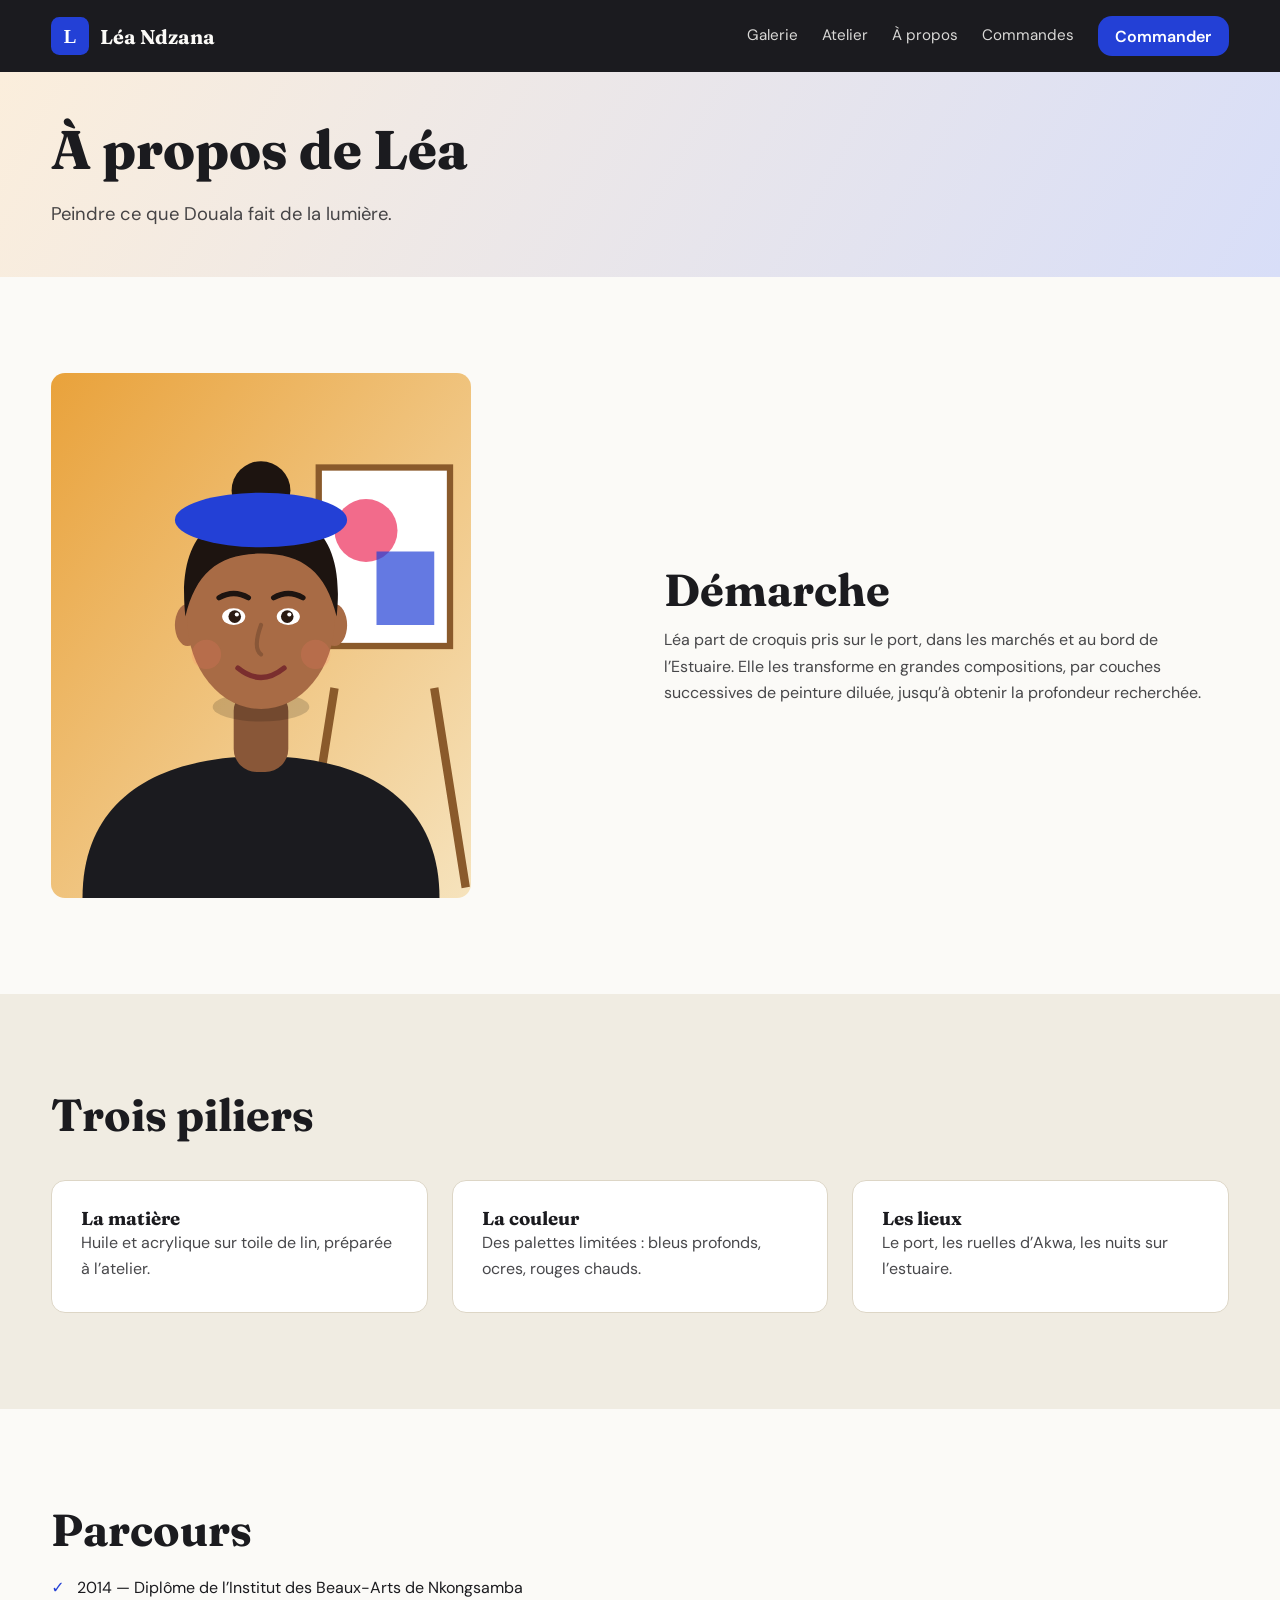
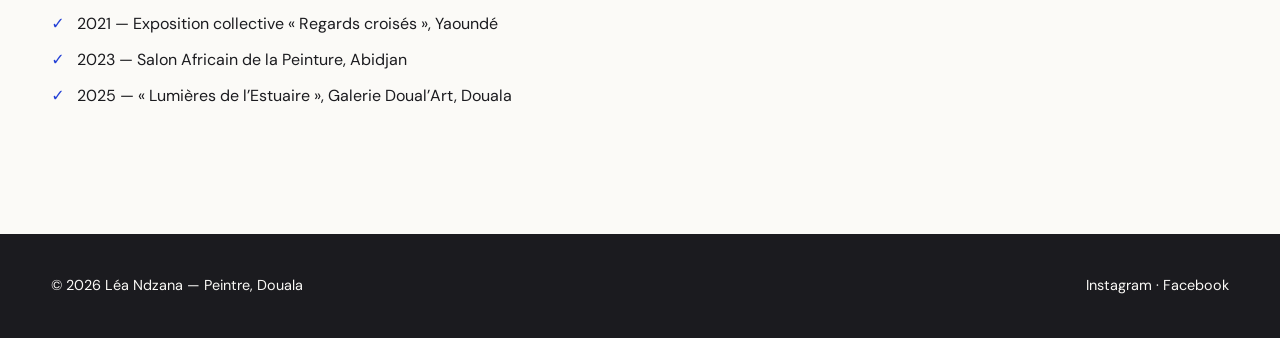
<file: a-propos.html>
<!DOCTYPE html>
<html lang="fr"><head><meta charset="utf-8"><meta name="viewport" content="width=device-width,initial-scale=1"><title>À propos | Léa Ndzana</title><meta name="description" content="Démarche et parcours de la peintre Léa Ndzana."><link rel="icon" href="favicon.svg" type="image/svg+xml"><link rel="preconnect" href="https://fonts.googleapis.com"><link rel="preconnect" href="https://fonts.gstatic.com" crossorigin><link rel="stylesheet" href="https://fonts.googleapis.com/css2?family=Fraunces:wght@600;800&family=DM+Sans:wght@400;600&display=swap"><link rel="stylesheet" href="css/style.css"></head><body>
<header><div class="wrap"><a class="logo" href="index.html"><img src="favicon.svg" alt="">Léa Ndzana</a><button class="burger" aria-label="Menu" aria-expanded="false" aria-controls="nav">&#9776;</button><nav id="nav"><a href="index.html#galerie">Galerie</a><a href="index.html#atelier">Atelier</a><a href="a-propos.html">À propos</a><a href="commandes.html">Commandes</a><a class="btn" href="index.html#contact">Commander</a></nav></div></header>
<main id="top"><section class="hero" style="padding:3rem 0"><div class="wrap" style="display:block"><h1 style="font-size:clamp(2rem,5vw,3.4rem)">À propos de Léa</h1><p class="lead" style="margin-bottom:0">Peindre ce que Douala fait de la lumière.</p></div></section><section class=""><div class="wrap"><div class="two"><img src="img/lea.svg" alt="Léa Ndzana à son chevalet" style="max-width:420px"><div><h2>Démarche</h2><p class="intro">Léa part de croquis pris sur le port, dans les marchés et au bord de l’Estuaire. Elle les transforme en grandes compositions, par couches successives de peinture diluée, jusqu’à obtenir la profondeur recherchée.</p></div></div></div></section><section class="alt"><div class="wrap"><h2>Trois piliers</h2><div class="grid"><div class="card"><h3>La matière</h3><p>Huile et acrylique sur toile de lin, préparée à l’atelier.</p></div><div class="card"><h3>La couleur</h3><p>Des palettes limitées : bleus profonds, ocres, rouges chauds.</p></div><div class="card"><h3>Les lieux</h3><p>Le port, les ruelles d’Akwa, les nuits sur l’estuaire.</p></div></div></div></section><section class=""><div class="wrap"><h2>Parcours</h2><ul class="ck"><li>2014 — Diplôme de l’Institut des Beaux-Arts de Nkongsamba</li><li>2021 — Exposition collective « Regards croisés », Yaoundé</li><li>2023 — Salon Africain de la Peinture, Abidjan</li><li>2025 — « Lumières de l’Estuaire », Galerie Doual’Art, Douala</li></ul></div></section></main>
<footer><div class="wrap"><span>© 2026 Léa Ndzana — Peintre, Douala</span><span>Instagram · Facebook</span></div></footer>
<script src="js/main.js"></script></body></html>
</file>
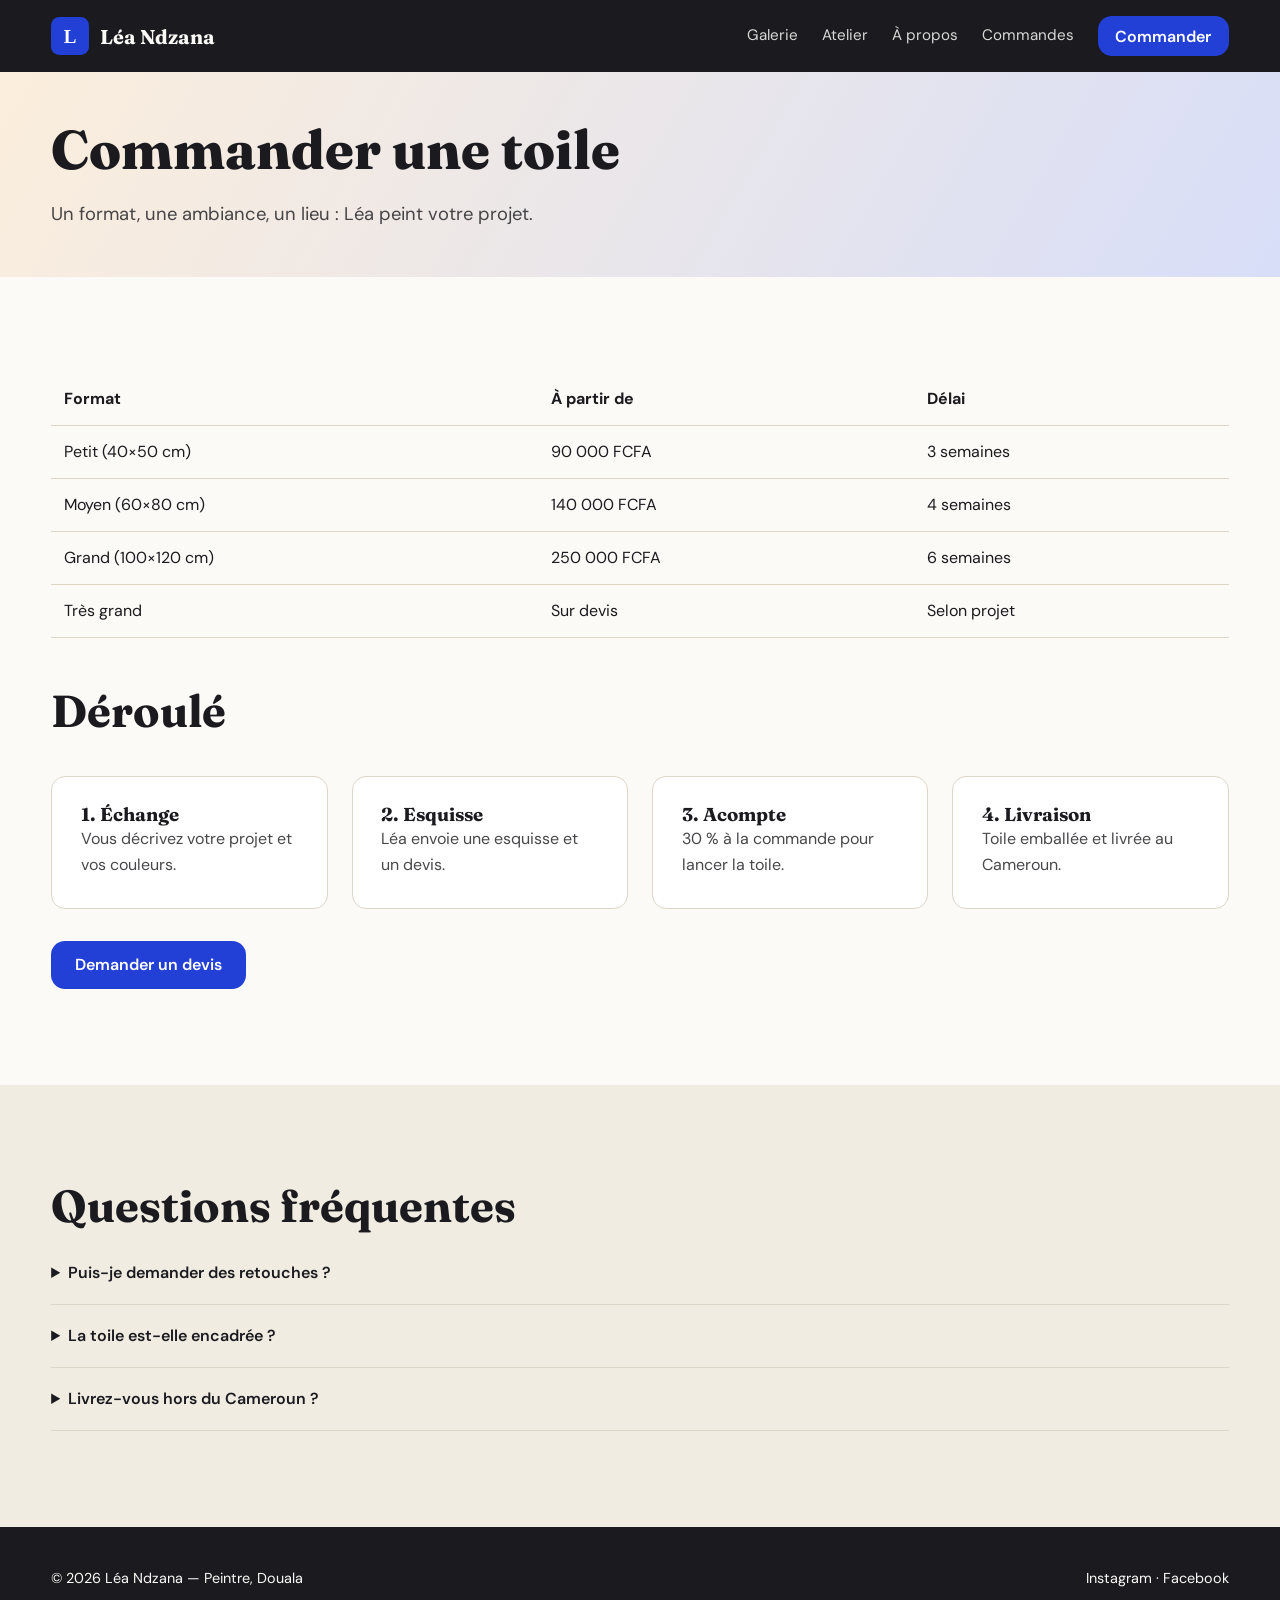
<file: commandes.html>
<!DOCTYPE html>
<html lang="fr"><head><meta charset="utf-8"><meta name="viewport" content="width=device-width,initial-scale=1"><title>Commandes | Léa Ndzana</title><meta name="description" content="Tarifs indicatifs et déroulé d’une commande de toile sur mesure."><link rel="icon" href="favicon.svg" type="image/svg+xml"><link rel="preconnect" href="https://fonts.googleapis.com"><link rel="preconnect" href="https://fonts.gstatic.com" crossorigin><link rel="stylesheet" href="https://fonts.googleapis.com/css2?family=Fraunces:wght@600;800&family=DM+Sans:wght@400;600&display=swap"><link rel="stylesheet" href="css/style.css"></head><body>
<header><div class="wrap"><a class="logo" href="index.html"><img src="favicon.svg" alt="">Léa Ndzana</a><button class="burger" aria-label="Menu" aria-expanded="false" aria-controls="nav">&#9776;</button><nav id="nav"><a href="index.html#galerie">Galerie</a><a href="index.html#atelier">Atelier</a><a href="a-propos.html">À propos</a><a href="commandes.html">Commandes</a><a class="btn" href="index.html#contact">Commander</a></nav></div></header>
<main id="top"><section class="hero" style="padding:3rem 0"><div class="wrap" style="display:block"><h1 style="font-size:clamp(2rem,5vw,3.4rem)">Commander une toile</h1><p class="lead" style="margin-bottom:0">Un format, une ambiance, un lieu : Léa peint votre projet.</p></div></section><section class=""><div class="wrap"><div style="overflow-x:auto"><table><tr><th>Format</th><th>À partir de</th><th>Délai</th></tr><tr><td>Petit (40×50 cm)</td><td>90 000 FCFA</td><td>3 semaines</td></tr><tr><td>Moyen (60×80 cm)</td><td>140 000 FCFA</td><td>4 semaines</td></tr><tr><td>Grand (100×120 cm)</td><td>250 000 FCFA</td><td>6 semaines</td></tr><tr><td>Très grand</td><td>Sur devis</td><td>Selon projet</td></tr></table></div><h2 style="margin-top:3rem">Déroulé</h2><div class="grid"><div class="card"><h3>1. Échange</h3><p>Vous décrivez votre projet et vos couleurs.</p></div><div class="card"><h3>2. Esquisse</h3><p>Léa envoie une esquisse et un devis.</p></div><div class="card"><h3>3. Acompte</h3><p>30 % à la commande pour lancer la toile.</p></div><div class="card"><h3>4. Livraison</h3><p>Toile emballée et livrée au Cameroun.</p></div></div><p style="margin-top:2rem"><a class="btn" href="index.html#contact">Demander un devis</a></p></div></section><section class="alt"><div class="wrap"><h2>Questions fréquentes</h2><details><summary>Puis-je demander des retouches ?</summary><p>Une retouche de couleur est possible sur l’esquisse, avant le début de la peinture.</p></details><details><summary>La toile est-elle encadrée ?</summary><p>Elle est livrée prête à accrocher ; un encadrement est proposé en option.</p></details><details><summary>Livrez-vous hors du Cameroun ?</summary><p>Oui, sur devis, avec emballage renforcé.</p></details></div></section></main>
<footer><div class="wrap"><span>© 2026 Léa Ndzana — Peintre, Douala</span><span>Instagram · Facebook</span></div></footer>
<script src="js/main.js"></script></body></html>
</file>
<file: css/style.css>
:root{--bg:#fbfaf7;--fg:#1b1b1f;--hd:#1b1b1f;--hf:#fbfaf7;--ac:#2340d6;--onac:#fff;--hero:linear-gradient(120deg,#fbeedc,#d8def8);--herof:#1b1b1f;--alt:#f0ece2;--card:#fff;--bd:#ddd6c6;--r:14px;--df:"Fraunces",Georgia,serif;--bf:"DM Sans",system-ui,sans-serif}
*{box-sizing:border-box;margin:0}html{scroll-behavior:smooth}
body{font:400 1rem/1.65 var(--bf);background:var(--bg);color:var(--fg)}
img{max-width:100%;display:block}a{color:inherit}h1,h2,h3{font-family:var(--df);line-height:1.1}
.wrap{width:min(1180px,92%);margin:auto}
header{position:sticky;top:0;z-index:20;background:var(--hd);color:var(--hf)}
header .wrap{display:flex;align-items:center;justify-content:space-between;height:72px;gap:1rem}
.logo{font:700 1.25rem var(--df);text-decoration:none;display:flex;gap:.7rem;align-items:center}.logo img{width:38px;height:38px}
nav{display:flex;gap:1.5rem;align-items:center}nav a{text-decoration:none;font-size:.95rem;opacity:.85}nav a:hover{opacity:1}
.btn{display:inline-block;background:var(--ac);color:var(--onac);padding:.85rem 1.5rem;border-radius:var(--r);text-decoration:none;font:600 1rem var(--bf);border:0;cursor:pointer}
.btn:hover{filter:brightness(1.1)}.btn.ghost{background:none;border:1.5px solid currentColor;color:inherit}nav .btn{opacity:1;padding:.6rem 1.1rem}
.burger{display:none;background:none;border:0;color:inherit;font-size:1.8rem;cursor:pointer}
.hero{background:var(--hero);color:var(--herof);padding:clamp(3rem,8vw,6rem) 0}
.hero .wrap{display:grid;grid-template-columns:1.05fr 1fr;gap:3rem;align-items:center}
h1{font-size:clamp(2.4rem,6vw,4.6rem)}h2{font-size:clamp(1.8rem,4vw,2.8rem);margin-bottom:.8rem}
.lead{font-size:1.15rem;opacity:.85;margin:1.2rem 0 2rem;max-width:52ch}.hero .btn+.btn{margin-left:.8rem}
.hero img{width:100%;border-radius:var(--r)}
section{padding:clamp(3.5rem,8vw,6rem) 0}.alt{background:var(--alt)}.intro{max-width:60ch;opacity:.8}
.grid{display:grid;gap:1.5rem;grid-template-columns:repeat(auto-fit,minmax(260px,1fr));margin-top:2.5rem}
.card{background:var(--card);border-radius:var(--r);padding:1.8rem;border:1px solid var(--bd)}
.card img{border-radius:var(--r);margin-bottom:1.2rem;width:100%;aspect-ratio:4/5;object-fit:cover}
.card p{opacity:.8}.price{font:700 2.4rem var(--df);margin:.5rem 0}.card.hot{outline:2px solid var(--ac)}
ul.ck{list-style:none;padding:0;margin:1rem 0 1.5rem}ul.ck li{padding:.3rem 0 .3rem 1.6rem;position:relative}ul.ck li:before{content:"\2713";position:absolute;left:0;color:var(--ac);font-weight:700}
details{border-bottom:1px solid var(--bd);padding:1.1rem 0}summary{cursor:pointer;font-weight:600}details p{margin-top:.6rem;opacity:.8}
form{display:grid;gap:1rem}label{display:grid;gap:.3rem;font-size:.9rem;font-weight:600}
input,select,textarea{font:inherit;padding:.8rem 1rem;border:1px solid var(--bd);border-radius:var(--r);background:var(--card);color:inherit;width:100%}
.ok{padding:.8rem 1rem;border-radius:var(--r);background:var(--ac);color:var(--onac)}
.two{display:grid;grid-template-columns:1fr 1fr;gap:3rem;align-items:center}.two img{border-radius:var(--r);width:100%}
.tabs{display:flex;gap:.5rem;flex-wrap:wrap;margin-top:1.5rem}.tabs button{font:600 .9rem var(--bf);padding:.55rem 1.1rem;border-radius:99px;border:1px solid var(--bd);background:var(--card);color:inherit;cursor:pointer}.tabs button.on{background:var(--ac);color:var(--onac);border-color:var(--ac)}
.row{display:grid;grid-template-columns:90px 80px 1fr auto;gap:1rem;padding:1rem 0;border-bottom:1px solid var(--bd);align-items:center}.row[hidden]{display:none}
.quote{font-size:1.05rem}.quote b{display:block;margin-top:1rem;font-size:.9rem}
footer{background:var(--hd);color:var(--hf);padding:2.5rem 0;font-size:.9rem}footer .wrap{display:flex;justify-content:space-between;gap:1rem;flex-wrap:wrap}
dialog{border:0;border-radius:var(--r);padding:1rem;max-width:min(92vw,520px);background:var(--card);color:var(--fg)}dialog::backdrop{background:#000c}
table{width:100%;border-collapse:collapse}th,td{padding:.8rem;text-align:left;border-bottom:1px solid var(--bd)}.date{font-size:.85rem;opacity:.65}
:focus-visible{outline:3px solid var(--ac);outline-offset:2px}
@media(max-width:860px){.hero .wrap,.two{grid-template-columns:1fr}.burger{display:block}nav{position:absolute;top:72px;left:0;right:0;background:var(--hd);flex-direction:column;padding:1.5rem;display:none;align-items:flex-start}nav.open{display:flex}.row{grid-template-columns:70px 1fr}.row .btn{grid-column:1/-1}}
@media(prefers-reduced-motion:reduce){html{scroll-behavior:auto}}
h1{font-weight:800}.hero .lead{opacity:.8}.art{font:inherit;color:inherit}.art small{opacity:.7}
</file>
